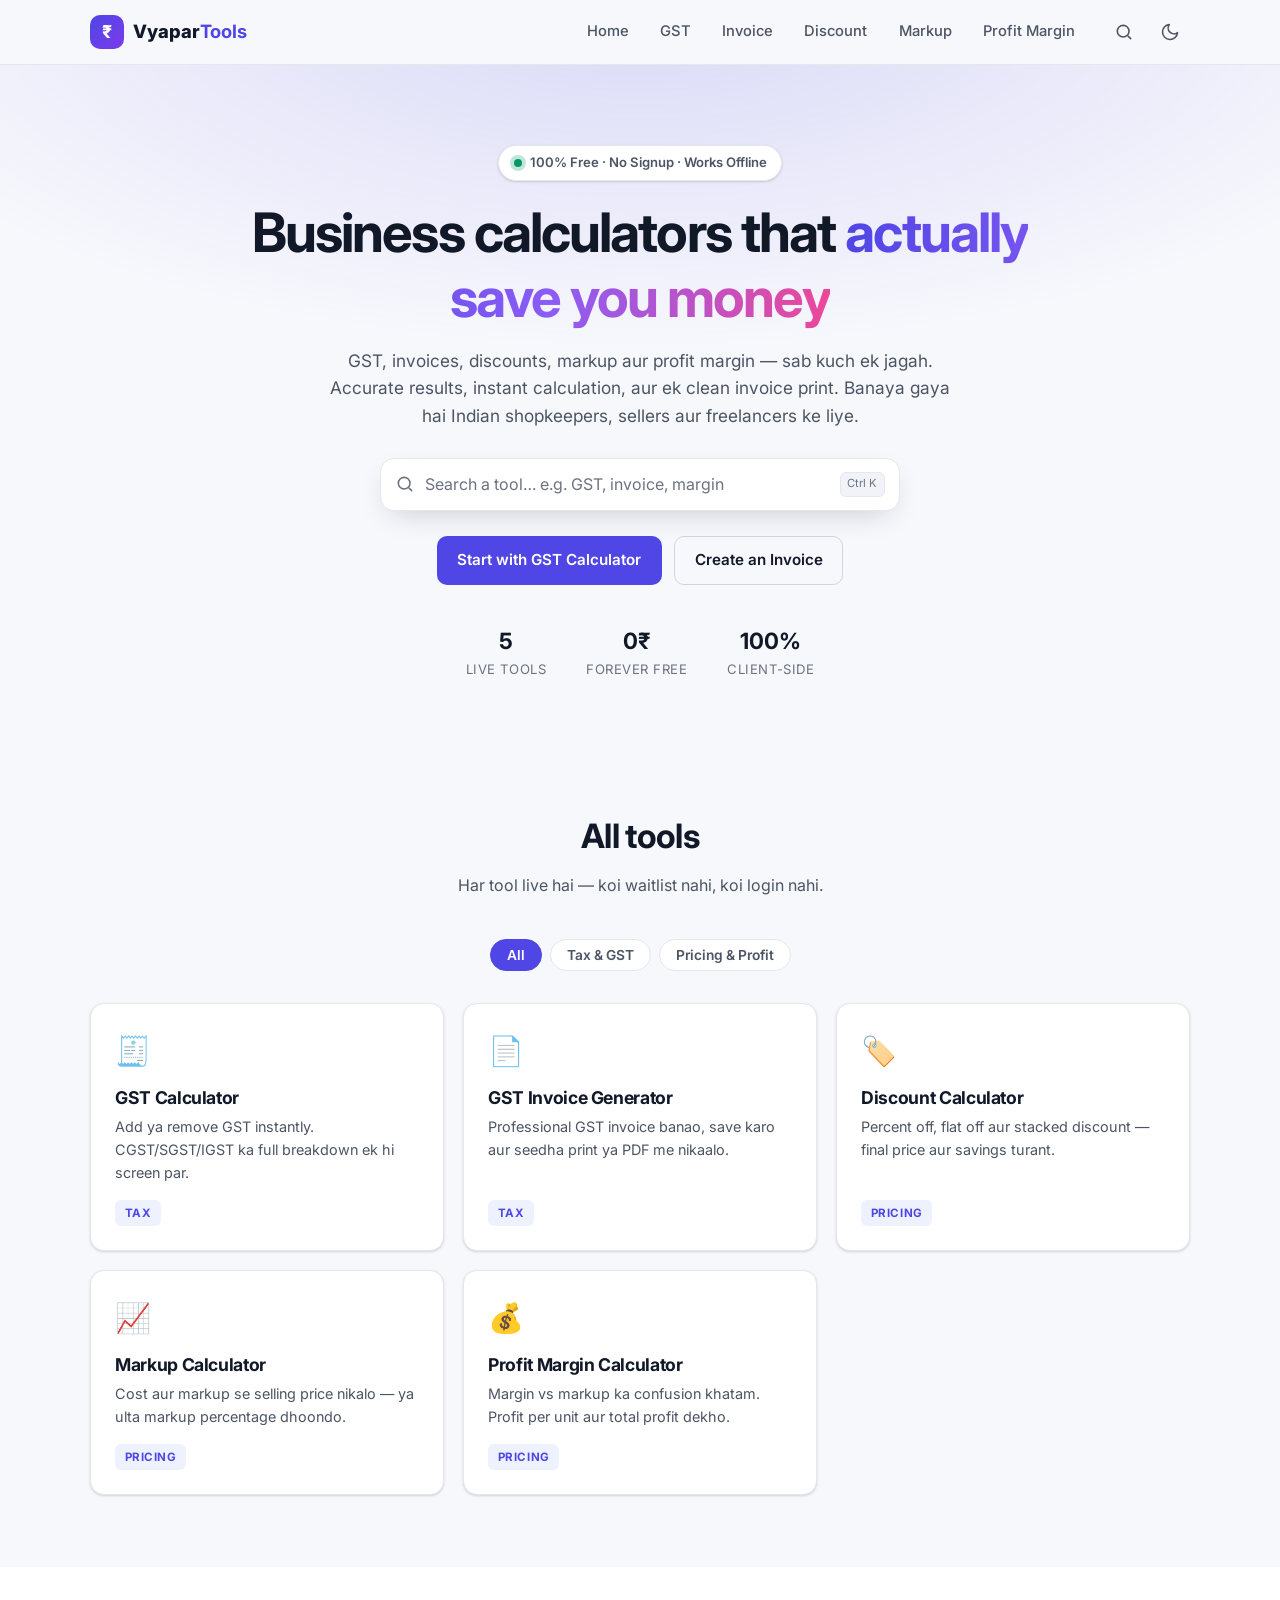
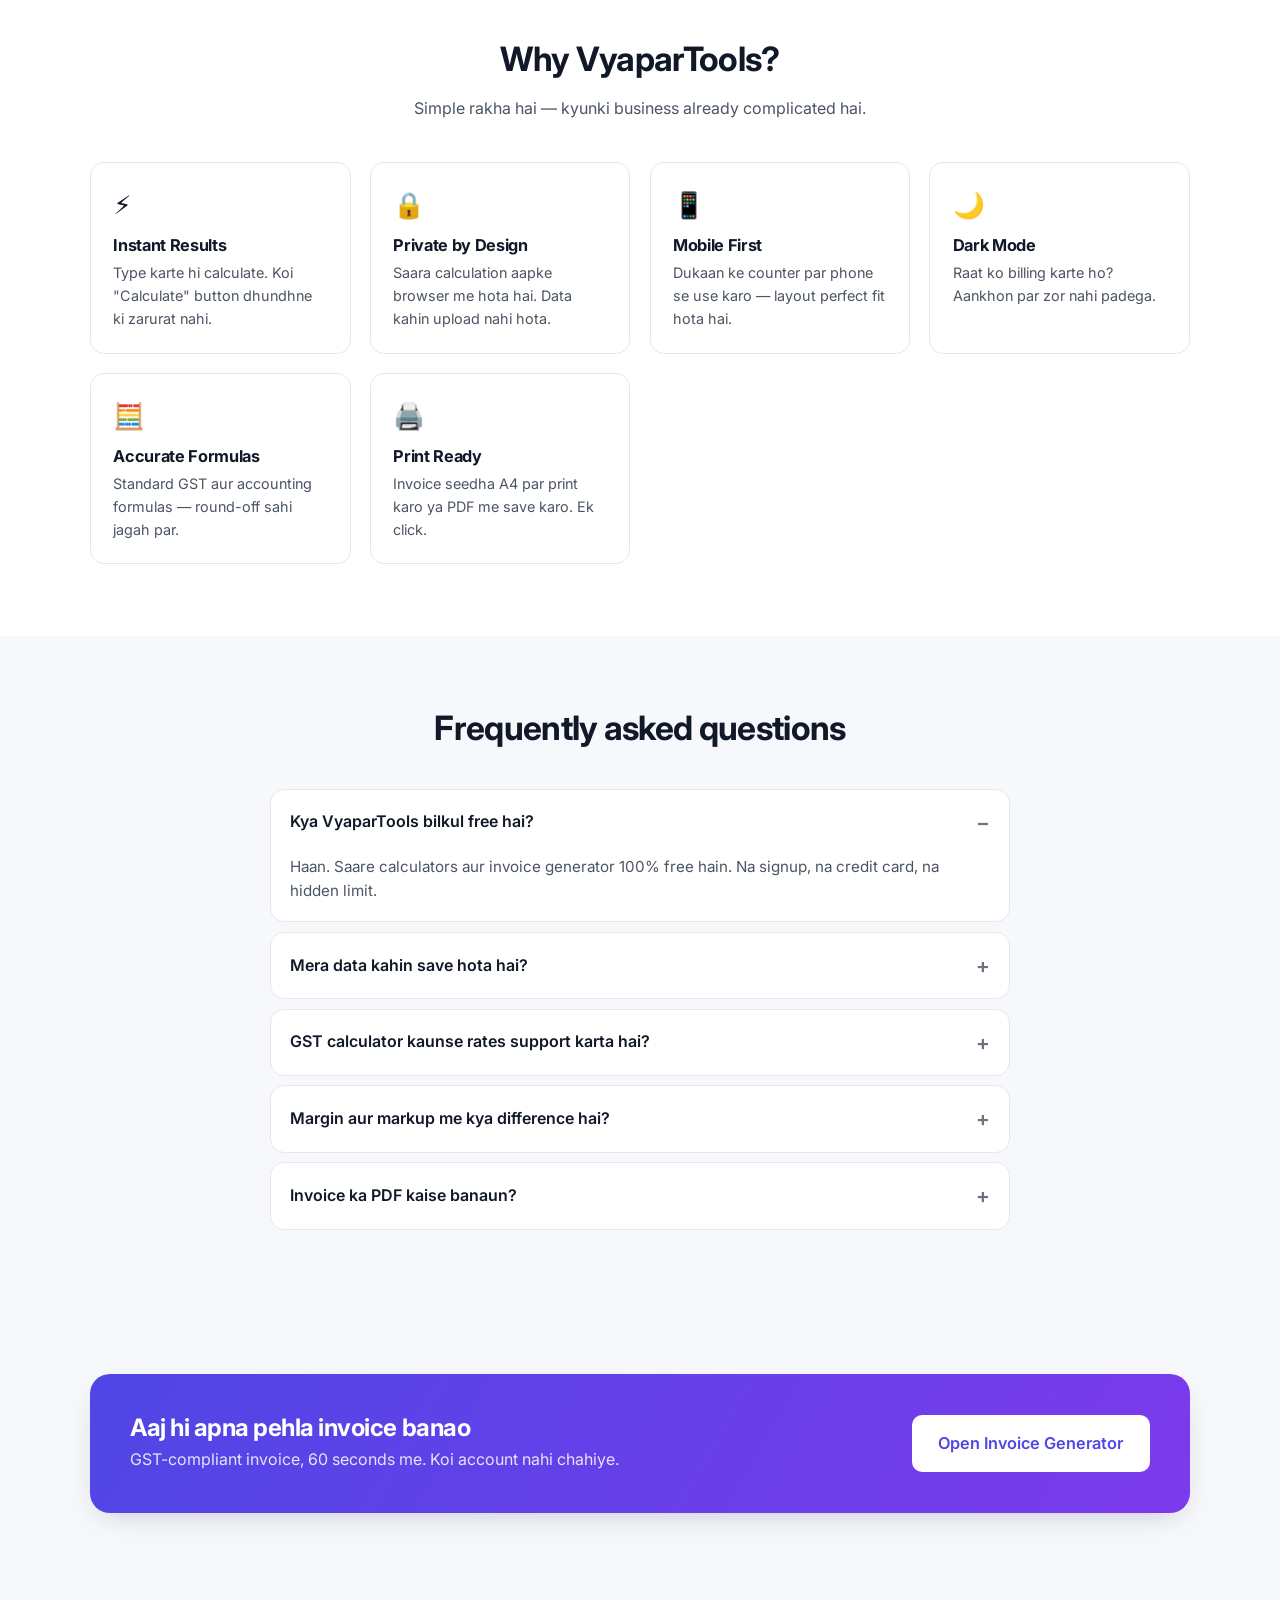
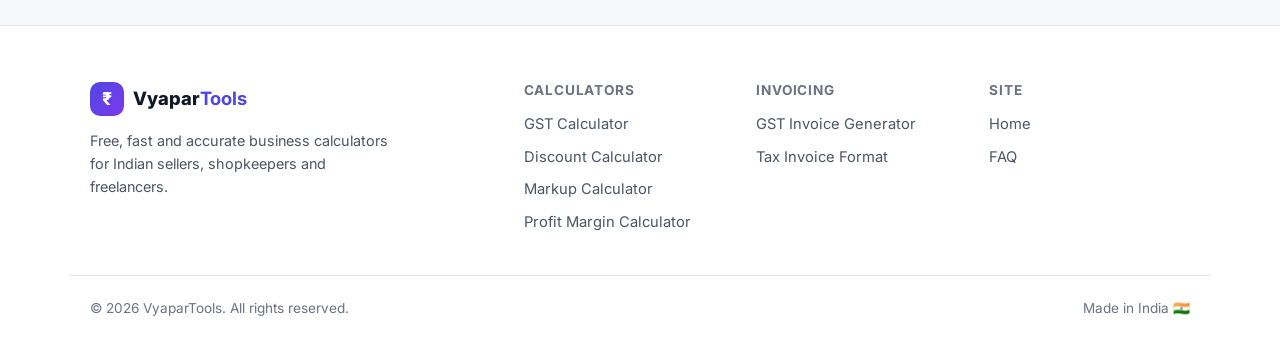
<file: index.html>
<!DOCTYPE html>
<html lang="en" data-theme="light">
<head>
<meta charset="UTF-8">
<meta name="viewport" content="width=device-width, initial-scale=1">
<title>VyaparTools — Free GST, Invoice, Discount & Profit Calculators for Indian Business</title>
<meta name="description" content="Free online business calculators for Indian shopkeepers, sellers and freelancers. GST calculator, GST invoice generator, discount calculator, markup and profit margin calculator — fast, accurate, no signup.">
<meta name="keywords" content="gst calculator, gst invoice generator, discount calculator, markup calculator, profit margin calculator, india business tools">
<meta name="robots" content="index, follow">
<link rel="canonical" href="https://vyapartools.example/index.html">
<meta name="theme-color" content="#4f46e5">

<!-- Open Graph -->
<meta property="og:type" content="website">
<meta property="og:title" content="VyaparTools — Free Business Calculators for Indian Business">
<meta property="og:description" content="GST, invoice, discount, markup and profit margin calculators. Free, fast and accurate.">
<meta property="og:url" content="https://vyapartools.example/index.html">
<meta name="twitter:card" content="summary_large_image">

<link rel="preconnect" href="https://fonts.googleapis.com">
<link rel="preconnect" href="https://fonts.gstatic.com" crossorigin>
<link href="https://fonts.googleapis.com/css2?family=Inter:wght@400;500;600;700;800&display=swap" rel="stylesheet">
<link rel="stylesheet" href="styles.css">
<link rel="icon" href="data:image/svg+xml,<svg xmlns='http://www.w3.org/2000/svg' viewBox='0 0 100 100'><rect width='100' height='100' rx='22' fill='%234f46e5'/><text y='72' x='50' text-anchor='middle' font-size='62' font-family='sans-serif' fill='white'>₹</text></svg>">

<script type="application/ld+json">
{
  "@context": "https://schema.org",
  "@type": "WebSite",
  "name": "VyaparTools",
  "url": "https://vyapartools.example/",
  "potentialAction": {
    "@type": "SearchAction",
    "target": "https://vyapartools.example/index.html?q={search_term_string}",
    "query-input": "required name=search_term_string"
  }
}
</script>
</head>
<body>

<a class="skip-link" href="#main">Skip to content</a>

<!-- ================= HEADER ================= -->
<header class="site-header" id="siteHeader">
  <div class="container header-inner">
    <a class="brand" href="index.html" aria-label="VyaparTools home">
      <span class="brand-mark" aria-hidden="true">₹</span>
      <span class="brand-text">Vyapar<strong>Tools</strong></span>
    </a>

    <nav class="nav" id="primaryNav" aria-label="Primary navigation">
      <a class="nav-link" href="index.html">Home</a>
      <a class="nav-link" href="gst-calculator.html">GST</a>
      <a class="nav-link" href="gst-invoice-generator.html">Invoice</a>
      <a class="nav-link" href="discount-calculator.html">Discount</a>
      <a class="nav-link" href="markup-calculator.html">Markup</a>
      <a class="nav-link" href="profit-margin-calculator.html">Profit Margin</a>
    </nav>

    <div class="header-actions">
      <button class="icon-btn" type="button" data-search-open aria-label="Search tools" title="Search (Ctrl + K)">
        <svg viewBox="0 0 24 24" width="20" height="20" fill="none" stroke="currentColor" stroke-width="1.9" stroke-linecap="round" stroke-linejoin="round"><circle cx="11" cy="11" r="7"/><path d="m20 20-3.2-3.2"/></svg>
      </button>

      <button class="icon-btn" type="button" data-theme-toggle aria-label="Switch theme" title="Switch theme">
        <svg class="ico ico-moon" viewBox="0 0 24 24" width="20" height="20" fill="none" stroke="currentColor" stroke-width="1.9" stroke-linecap="round" stroke-linejoin="round"><path d="M21 12.8A9 9 0 1 1 11.2 3a7 7 0 0 0 9.8 9.8Z"/></svg>
        <svg class="ico ico-sun" viewBox="0 0 24 24" width="20" height="20" fill="none" stroke="currentColor" stroke-width="1.9" stroke-linecap="round" stroke-linejoin="round"><circle cx="12" cy="12" r="4"/><path d="M12 2v2M12 20v2M4.9 4.9l1.4 1.4M17.7 17.7l1.4 1.4M2 12h2M20 12h2M4.9 19.1l1.4-1.4M17.7 6.3l1.4-1.4"/></svg>
      </button>

      <button class="icon-btn nav-toggle" type="button" data-nav-toggle aria-expanded="false" aria-controls="primaryNav" aria-label="Open menu">
        <span class="hamburger" aria-hidden="true"><span></span><span></span><span></span></span>
      </button>
    </div>
  </div>
</header>

<main id="main">

  <!-- ================= HERO ================= -->
  <section class="hero">
    <div class="container hero-inner">
      <span class="pill"><span class="dot"></span> 100% Free · No Signup · Works Offline</span>
      <h1>Business calculators that <span class="grad">actually save you money</span></h1>
      <p class="hero-sub">
        GST, invoices, discounts, markup aur profit margin — sab kuch ek jagah.
        Accurate results, instant calculation, aur ek clean invoice print. Banaya gaya hai
        Indian shopkeepers, sellers aur freelancers ke liye.
      </p>

      <div class="hero-search">
        <svg viewBox="0 0 24 24" width="20" height="20" fill="none" stroke="currentColor" stroke-width="1.9" stroke-linecap="round" stroke-linejoin="round" aria-hidden="true"><circle cx="11" cy="11" r="7"/><path d="m20 20-3.2-3.2"/></svg>
        <input id="toolSearch" type="search" placeholder="Search a tool… e.g. GST, invoice, margin" aria-label="Search tools" autocomplete="off">
        <kbd class="kbd-hint">Ctrl K</kbd>
      </div>

      <div class="hero-cta">
        <a class="btn btn-primary" href="gst-calculator.html">Start with GST Calculator</a>
        <a class="btn btn-outline" href="gst-invoice-generator.html">Create an Invoice</a>
      </div>

      <div class="hero-stats">
        <div><strong>5</strong><span>Live tools</span></div>
        <div><strong>0₹</strong><span>Forever free</span></div>
        <div><strong>100%</strong><span>Client-side</span></div>
      </div>
    </div>
  </section>

  <!-- ================= TOOLS ================= -->
  <section class="section" id="tools">
    <div class="container">
      <header class="section-head">
        <h2>All tools</h2>
        <p>Har tool live hai — koi waitlist nahi, koi login nahi.</p>
      </header>

      <div class="chips" role="tablist" aria-label="Filter tools by category">
        <button class="chip is-active" data-filter-cat="all" type="button">All</button>
        <button class="chip" data-filter-cat="Tax" type="button">Tax &amp; GST</button>
        <button class="chip" data-filter-cat="Pricing" type="button">Pricing &amp; Profit</button>
      </div>

      <div class="tool-grid" id="toolGrid">

        <a class="tool-card" href="gst-calculator.html"
           data-cat="Tax" data-title="GST Calculator"
           data-keywords="gst tax cgst sgst igst inclusive exclusive reverse tax rate">
          <span class="tool-icon" aria-hidden="true">🧾</span>
          <h3>GST Calculator</h3>
          <p>Add ya remove GST instantly. CGST/SGST/IGST ka full breakdown ek hi screen par.</p>
          <span class="tool-tag">Tax</span>
        </a>

        <a class="tool-card" href="gst-invoice-generator.html"
           data-cat="Tax" data-title="GST Invoice Generator"
           data-keywords="invoice bill gstin hsn print tax invoice generator">
          <span class="tool-icon" aria-hidden="true">📄</span>
          <h3>GST Invoice Generator</h3>
          <p>Professional GST invoice banao, save karo aur seedha print ya PDF me nikaalo.</p>
          <span class="tool-tag">Tax</span>
        </a>

        <a class="tool-card" href="discount-calculator.html"
           data-cat="Pricing" data-title="Discount Calculator"
           data-keywords="discount sale off percent mrp price reduce flat">
          <span class="tool-icon" aria-hidden="true">🏷️</span>
          <h3>Discount Calculator</h3>
          <p>Percent off, flat off aur stacked discount — final price aur savings turant.</p>
          <span class="tool-tag">Pricing</span>
        </a>

        <a class="tool-card" href="markup-calculator.html"
           data-cat="Pricing" data-title="Markup Calculator"
           data-keywords="markup cost selling price profit margin price">
          <span class="tool-icon" aria-hidden="true">📈</span>
          <h3>Markup Calculator</h3>
          <p>Cost aur markup se selling price nikalo — ya ulta markup percentage dhoondo.</p>
          <span class="tool-tag">Pricing</span>
        </a>

        <a class="tool-card" href="profit-margin-calculator.html"
           data-cat="Pricing" data-title="Profit Margin Calculator"
           data-keywords="margin profit markup cost revenue net gross">
          <span class="tool-icon" aria-hidden="true">💰</span>
          <h3>Profit Margin Calculator</h3>
          <p>Margin vs markup ka confusion khatam. Profit per unit aur total profit dekho.</p>
          <span class="tool-tag">Pricing</span>
        </a>

      </div>

      <p class="empty-state" id="toolEmpty" hidden>Koi tool nahi mila. Doosra keyword try kijiye.</p>
    </div>
  </section>

  <!-- ================= WHY ================= -->
  <section class="section section-alt">
    <div class="container">
      <header class="section-head">
        <h2>Why VyaparTools?</h2>
        <p>Simple rakha hai — kyunki business already complicated hai.</p>
      </header>

      <div class="feature-grid">
        <article class="feature">
          <span class="feature-icon" aria-hidden="true">⚡</span>
          <h3>Instant Results</h3>
          <p>Type karte hi calculate. Koi "Calculate" button dhundhne ki zarurat nahi.</p>
        </article>
        <article class="feature">
          <span class="feature-icon" aria-hidden="true">🔒</span>
          <h3>Private by Design</h3>
          <p>Saara calculation aapke browser me hota hai. Data kahin upload nahi hota.</p>
        </article>
        <article class="feature">
          <span class="feature-icon" aria-hidden="true">📱</span>
          <h3>Mobile First</h3>
          <p>Dukaan ke counter par phone se use karo — layout perfect fit hota hai.</p>
        </article>
        <article class="feature">
          <span class="feature-icon" aria-hidden="true">🌙</span>
          <h3>Dark Mode</h3>
          <p>Raat ko billing karte ho? Aankhon par zor nahi padega.</p>
        </article>
        <article class="feature">
          <span class="feature-icon" aria-hidden="true">🧮</span>
          <h3>Accurate Formulas</h3>
          <p>Standard GST aur accounting formulas — round-off sahi jagah par.</p>
        </article>
        <article class="feature">
          <span class="feature-icon" aria-hidden="true">🖨️</span>
          <h3>Print Ready</h3>
          <p>Invoice seedha A4 par print karo ya PDF me save karo. Ek click.</p>
        </article>
      </div>
    </div>
  </section>

  <!-- ================= FAQ ================= -->
  <section class="section" id="faq">
    <div class="container narrow">
      <header class="section-head">
        <h2>Frequently asked questions</h2>
      </header>

      <div class="faq" data-accordion>
        <details class="faq-item" open>
          <summary>Kya VyaparTools bilkul free hai?</summary>
          <div class="faq-body"><p>Haan. Saare calculators aur invoice generator 100% free hain. Na signup, na credit card, na hidden limit.</p></div>
        </details>
        <details class="faq-item">
          <summary>Mera data kahin save hota hai?</summary>
          <div class="faq-body"><p>Nahi. Har calculation aapke browser me hi hota hai. Invoice generator ka data aapke device ke local storage me save hota hai — server par kuch nahi jaata.</p></div>
        </details>
        <details class="faq-item">
          <summary>GST calculator kaunse rates support karta hai?</summary>
          <div class="faq-body"><p>0%, 0.25%, 3%, 5%, 12%, 18%, 28% aur custom rate bhi. Inclusive (reverse) aur exclusive dono modes available hain.</p></div>
        </details>
        <details class="faq-item">
          <summary>Margin aur markup me kya difference hai?</summary>
          <div class="faq-body"><p>Margin profit ka percentage hai <em>selling price</em> par, aur markup profit ka percentage hai <em>cost price</em> par. Dono ka apna use-case hai — hamara <a href="profit-margin-calculator.html">Profit Margin Calculator</a> dono dikhata hai.</p></div>
        </details>
        <details class="faq-item">
          <summary>Invoice ka PDF kaise banaun?</summary>
          <div class="faq-body"><p>Invoice generate karke <strong>Print</strong> button dabaiye, phir print dialog me "Save as PDF" choose kijiye. Bas.</p></div>
        </details>
      </div>
    </div>
  </section>

  <!-- ================= CTA ================= -->
  <section class="section">
    <div class="container">
      <div class="cta-band">
        <div>
          <h2>Aaj hi apna pehla invoice banao</h2>
          <p>GST-compliant invoice, 60 seconds me. Koi account nahi chahiye.</p>
        </div>
        <a class="btn btn-primary btn-lg" href="gst-invoice-generator.html">Open Invoice Generator</a>
      </div>
    </div>
  </section>

</main>

<!-- ================= FOOTER ================= -->
<footer class="site-footer">
  <div class="container footer-grid">
    <div class="footer-brand">
      <a class="brand" href="index.html">
        <span class="brand-mark" aria-hidden="true">₹</span>
        <span class="brand-text">Vyapar<strong>Tools</strong></span>
      </a>
      <p>Free, fast and accurate business calculators for Indian sellers, shopkeepers and freelancers.</p>
    </div>

    <div class="footer-col">
      <h4>Calculators</h4>
      <ul>
        <li><a href="gst-calculator.html">GST Calculator</a></li>
        <li><a href="discount-calculator.html">Discount Calculator</a></li>
        <li><a href="markup-calculator.html">Markup Calculator</a></li>
        <li><a href="profit-margin-calculator.html">Profit Margin Calculator</a></li>
      </ul>
    </div>

    <div class="footer-col">
      <h4>Invoicing</h4>
      <ul>
        <li><a href="gst-invoice-generator.html">GST Invoice Generator</a></li>
        <li><a href="gst-invoice-generator.html">Tax Invoice Format</a></li>
      </ul>
    </div>

    <div class="footer-col">
      <h4>Site</h4>
      <ul>
        <li><a href="index.html">Home</a></li>
        <li><a href="index.html#faq">FAQ</a></li>
      </ul>
    </div>
  </div>

  <div class="container footer-bottom">
    <p>© <span id="year">2025</span> VyaparTools. All rights reserved.</p>
    <p>Made in India 🇮🇳</p>
  </div>
</footer>

<script src="app.js"></script>
</body>
</html>
</file>
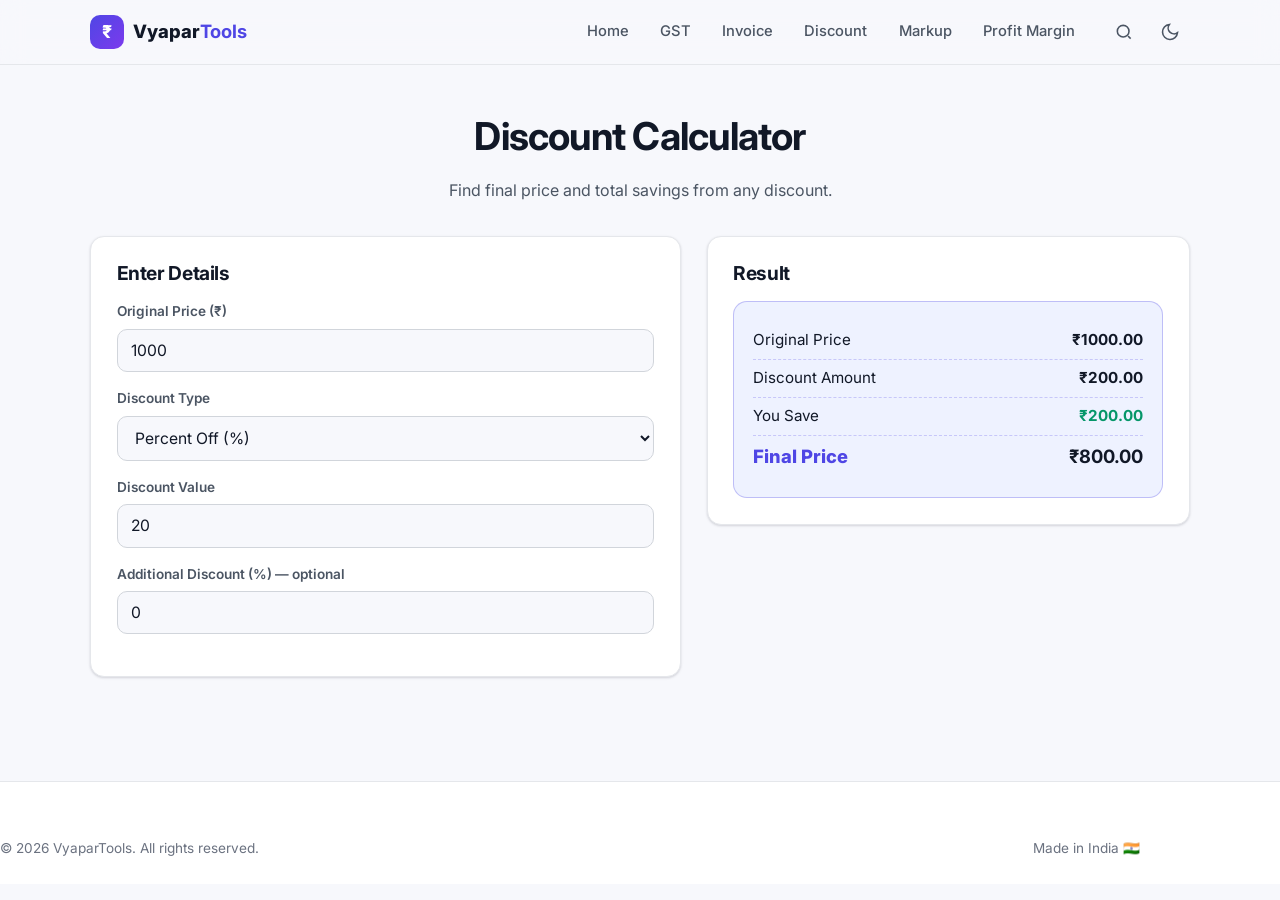
<file: discount-calculator.html>
<!DOCTYPE html>
<html lang="en" data-theme="light">
<head>
<meta charset="UTF-8">
<meta name="viewport" content="width=device-width, initial-scale=1">
<title>Discount Calculator — Percent & Flat Off | VyaparTools</title>
<meta name="description" content="Calculate discount instantly. Find final price and savings from percent off or flat discount. Free online discount calculator.">
<meta name="robots" content="index, follow">
<link rel="canonical" href="https://vyapartools.example/discount-calculator.html">
<meta name="theme-color" content="#4f46e5">
<link href="https://fonts.googleapis.com/css2?family=Inter:wght@400;500;600;700;800&display=swap" rel="stylesheet">
<link rel="stylesheet" href="styles.css">
<link rel="icon" href="data:image/svg+xml,<svg xmlns='http://www.w3.org/2000/svg' viewBox='0 0 100 100'><rect width='100' height='100' rx='22' fill='%234f46e5'/><text y='72' x='50' text-anchor='middle' font-size='62' font-family='sans-serif' fill='white'>₹</text></svg>">
</head>
<body>
<header class="site-header">
  <div class="container header-inner">
    <a class="brand" href="index.html"><span class="brand-mark">₹</span><span class="brand-text">Vyapar<strong>Tools</strong></span></a>
    <nav class="nav" id="primaryNav">
      <a class="nav-link" href="index.html">Home</a>
      <a class="nav-link" href="gst-calculator.html">GST</a>
      <a class="nav-link" href="gst-invoice-generator.html">Invoice</a>
      <a class="nav-link" href="discount-calculator.html">Discount</a>
      <a class="nav-link" href="markup-calculator.html">Markup</a>
      <a class="nav-link" href="profit-margin-calculator.html">Profit Margin</a>
    </nav>
    <div class="header-actions">
      <button class="icon-btn" type="button" data-search-open aria-label="Search"><svg viewBox="0 0 24 24" width="20" height="20" fill="none" stroke="currentColor" stroke-width="1.9"><circle cx="11" cy="11" r="7"/><path d="m20 20-3.2-3.2"/></svg></button>
      <button class="icon-btn" type="button" data-theme-toggle aria-label="Theme"><svg class="ico ico-moon" viewBox="0 0 24 24" width="20" height="20" fill="none" stroke="currentColor" stroke-width="1.9"><path d="M21 12.8A9 9 0 1 1 11.2 3a7 7 0 0 0 9.8 9.8Z"/></svg><svg class="ico ico-sun" viewBox="0 0 24 24" width="20" height="20" fill="none" stroke="currentColor" stroke-width="1.9"><circle cx="12" cy="12" r="4"/><path d="M12 2v2M12 20v2M4.9 4.9l1.4 1.4M17.7 17.7l1.4 1.4M2 12h2M20 12h2M4.9 19.1l1.4-1.4M17.7 6.3l1.4-1.4"/></svg></button>
      <button class="icon-btn nav-toggle" type="button" data-nav-toggle aria-expanded="false" aria-controls="primaryNav"><span class="hamburger"><span></span><span></span><span></span></span></button>
    </div>
  </div>
</header>

<main>
  <section class="page-head container">
    <h1>Discount Calculator</h1>
    <p>Find final price and total savings from any discount.</p>
  </section>

  <section class="container" style="padding-bottom:64px">
    <div class="calc-wrap">
      <div class="calc-card">
        <h2>Enter Details</h2>
        <div class="field"><label>Original Price (₹)</label><input id="origPrice" type="number" value="1000" min="0" step="0.01"></div>
        <div class="field">
          <label>Discount Type</label>
          <select id="discType">
            <option value="percent">Percent Off (%)</option>
            <option value="flat">Flat Off (₹)</option>
          </select>
        </div>
        <div class="field"><label>Discount Value</label><input id="discValue" type="number" value="20" min="0" step="0.01"></div>
        <div class="field"><label>Additional Discount (%) — optional</label><input id="extraDisc" type="number" value="0" min="0" max="100" step="0.01"></div>
      </div>
      <div class="calc-card">
        <h2>Result</h2>
        <div class="result-box">
          <div class="result-row"><span>Original Price</span><strong id="dOrig">₹0.00</strong></div>
          <div class="result-row"><span>Discount Amount</span><strong id="dDisc">₹0.00</strong></div>
          <div class="result-row"><span>You Save</span><strong id="dSave" style="color:var(--success)">₹0.00</strong></div>
          <div class="result-row result-total"><span>Final Price</span><strong id="dFinal">₹0.00</strong></div>
        </div>
      </div>
    </div>
  </section>
</main>

<footer class="site-footer">
  <div class="container footer-bottom" style="border:0;margin:0;padding:0">
    <p>© <span id="year">2025</span> VyaparTools. All rights reserved.</p>
    <p>Made in India 🇮🇳</p>
  </div>
</footer>

<script src="app.js"></script>
<script>
(function(){
  const orig = document.getElementById('origPrice');
  const type = document.getElementById('discType');
  const val = document.getElementById('discValue');
  const extra = document.getElementById('extraDisc');
  const dOrig = document.getElementById('dOrig');
  const dDisc = document.getElementById('dDisc');
  const dSave = document.getElementById('dSave');
  const dFinal = document.getElementById('dFinal');

  function fmt(n){ return '₹' + n.toFixed(2); }

  function calc(){
    const o = parseFloat(orig.value) || 0;
    const v = parseFloat(val.value) || 0;
    const e = parseFloat(extra.value) || 0;
    let discount = 0;
    if(type.value === 'percent') discount = o * v / 100;
    else discount = v;

    let afterFirst = o - discount;
    if(afterFirst < 0) afterFirst = 0;

    const extraAmt = afterFirst * e / 100;
    const final = afterFirst - extraAmt;
    const totalSave = o - final;

    dOrig.textContent = fmt(o);
    dDisc.textContent = fmt(discount + extraAmt);
    dSave.textContent = fmt(totalSave);
    dFinal.textContent = fmt(final);
  }

  [orig, val, extra].forEach(el => el.addEventListener('input', calc));
  type.addEventListener('change', calc);
  calc();
})();
</script>
</body>
</html>
</file>
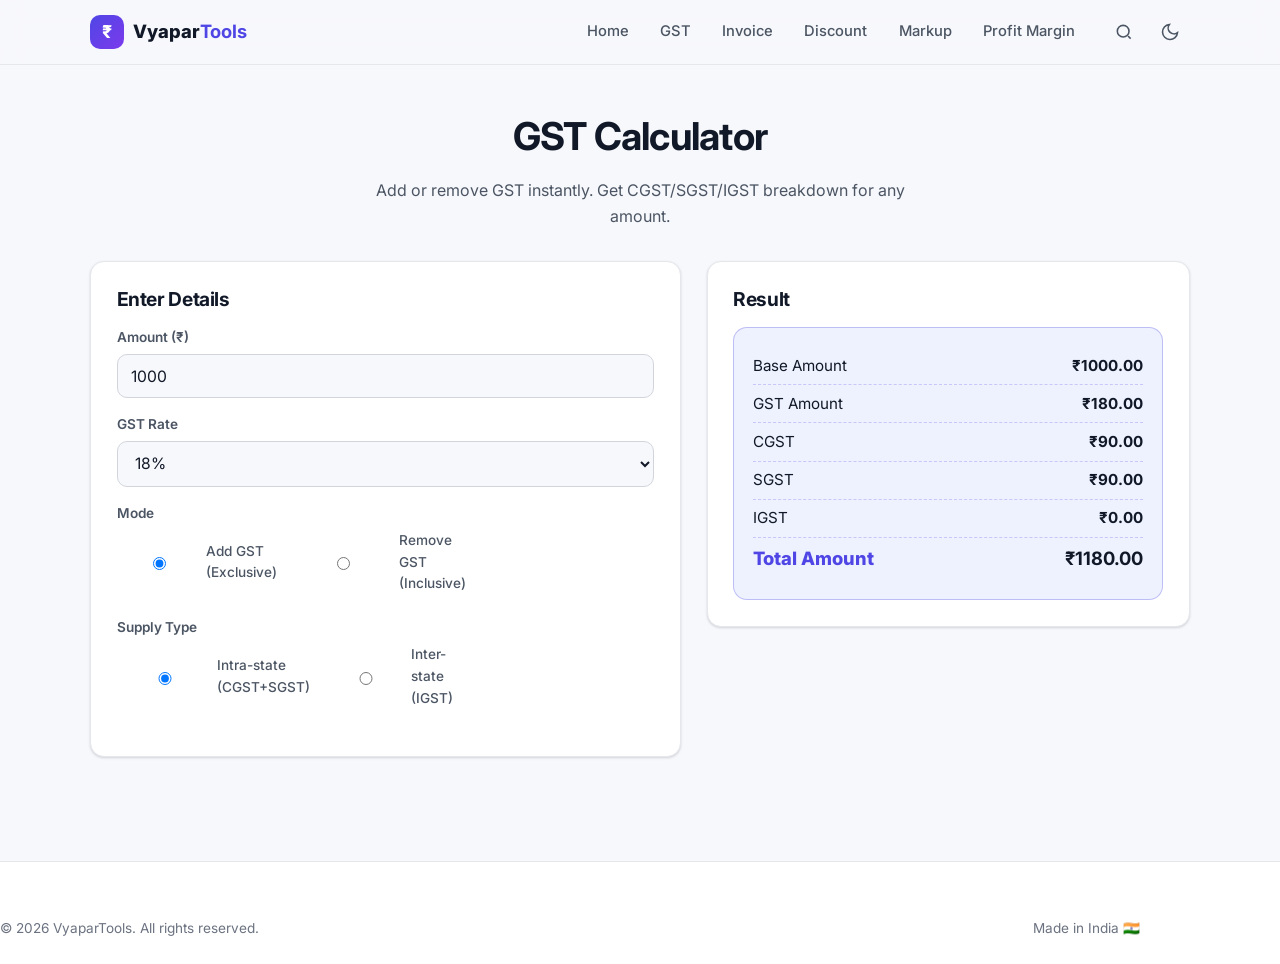
<file: gst-calculator.html>
<!DOCTYPE html>
<html lang="en" data-theme="light">
<head>
<meta charset="UTF-8">
<meta name="viewport" content="width=device-width, initial-scale=1">
<title>GST Calculator — Add or Remove GST Instantly | VyaparTools</title>
<meta name="description" content="Free GST calculator for India. Add or remove GST, get CGST/SGST/IGST breakdown instantly. Supports 0%, 0.25%, 3%, 5%, 12%, 18%, 28% and custom rates.">
<meta name="robots" content="index, follow">
<link rel="canonical" href="https://vyapartools.example/gst-calculator.html">
<meta name="theme-color" content="#4f46e5">
<link href="https://fonts.googleapis.com/css2?family=Inter:wght@400;500;600;700;800&display=swap" rel="stylesheet">
<link rel="stylesheet" href="styles.css">
<link rel="icon" href="data:image/svg+xml,<svg xmlns='http://www.w3.org/2000/svg' viewBox='0 0 100 100'><rect width='100' height='100' rx='22' fill='%234f46e5'/><text y='72' x='50' text-anchor='middle' font-size='62' font-family='sans-serif' fill='white'>₹</text></svg>">
</head>
<body>
<header class="site-header">
  <div class="container header-inner">
    <a class="brand" href="index.html"><span class="brand-mark">₹</span><span class="brand-text">Vyapar<strong>Tools</strong></span></a>
    <nav class="nav" id="primaryNav">
      <a class="nav-link" href="index.html">Home</a>
      <a class="nav-link" href="gst-calculator.html">GST</a>
      <a class="nav-link" href="gst-invoice-generator.html">Invoice</a>
      <a class="nav-link" href="discount-calculator.html">Discount</a>
      <a class="nav-link" href="markup-calculator.html">Markup</a>
      <a class="nav-link" href="profit-margin-calculator.html">Profit Margin</a>
    </nav>
    <div class="header-actions">
      <button class="icon-btn" type="button" data-search-open aria-label="Search"><svg viewBox="0 0 24 24" width="20" height="20" fill="none" stroke="currentColor" stroke-width="1.9"><circle cx="11" cy="11" r="7"/><path d="m20 20-3.2-3.2"/></svg></button>
      <button class="icon-btn" type="button" data-theme-toggle aria-label="Theme"><svg class="ico ico-moon" viewBox="0 0 24 24" width="20" height="20" fill="none" stroke="currentColor" stroke-width="1.9"><path d="M21 12.8A9 9 0 1 1 11.2 3a7 7 0 0 0 9.8 9.8Z"/></svg><svg class="ico ico-sun" viewBox="0 0 24 24" width="20" height="20" fill="none" stroke="currentColor" stroke-width="1.9"><circle cx="12" cy="12" r="4"/><path d="M12 2v2M12 20v2M4.9 4.9l1.4 1.4M17.7 17.7l1.4 1.4M2 12h2M20 12h2M4.9 19.1l1.4-1.4M17.7 6.3l1.4-1.4"/></svg></button>
      <button class="icon-btn nav-toggle" type="button" data-nav-toggle aria-expanded="false" aria-controls="primaryNav"><span class="hamburger"><span></span><span></span><span></span></span></button>
    </div>
  </div>
</header>

<main>
  <section class="page-head container">
    <h1>GST Calculator</h1>
    <p>Add or remove GST instantly. Get CGST/SGST/IGST breakdown for any amount.</p>
  </section>

  <section class="container" style="padding-bottom:64px">
    <div class="calc-wrap">
      <div class="calc-card">
        <h2>Enter Details</h2>
        <div class="field">
          <label for="gstAmount">Amount (₹)</label>
          <input id="gstAmount" type="number" min="0" step="0.01" placeholder="1000" value="1000">
        </div>
        <div class="field">
          <label for="gstRate">GST Rate</label>
          <select id="gstRate">
            <option value="0">0%</option>
            <option value="0.25">0.25%</option>
            <option value="3">3%</option>
            <option value="5">5%</option>
            <option value="12">12%</option>
            <option value="18" selected>18%</option>
            <option value="28">28%</option>
            <option value="custom">Custom…</option>
          </select>
        </div>
        <div class="field" id="customRateWrap" hidden>
          <label for="customRate">Custom GST Rate (%)</label>
          <input id="customRate" type="number" min="0" step="0.01" placeholder="e.g. 6">
        </div>
        <div class="field">
          <label>Mode</label>
          <div style="display:flex;gap:1rem;margin-top:.3rem">
            <label style="display:flex;align-items:center;gap:.4rem;font-weight:500"><input type="radio" name="gstMode" value="exclusive" checked> Add GST (Exclusive)</label>
            <label style="display:flex;align-items:center;gap:.4rem;font-weight:500"><input type="radio" name="gstMode" value="inclusive"> Remove GST (Inclusive)</label>
          </div>
        </div>
        <div class="field">
          <label>Supply Type</label>
          <div style="display:flex;gap:1rem;margin-top:.3rem">
            <label style="display:flex;align-items:center;gap:.4rem;font-weight:500"><input type="radio" name="gstType" value="intra" checked> Intra-state (CGST+SGST)</label>
            <label style="display:flex;align-items:center;gap:.4rem;font-weight:500"><input type="radio" name="gstType" value="inter"> Inter-state (IGST)</label>
          </div>
        </div>
      </div>

      <div class="calc-card">
        <h2>Result</h2>
        <div class="result-box" id="gstResult">
          <div class="result-row"><span>Base Amount</span><strong id="rBase">₹0.00</strong></div>
          <div class="result-row"><span>GST Amount</span><strong id="rGst">₹0.00</strong></div>
          <div class="result-row" id="cgstRow"><span>CGST</span><strong id="rCgst">₹0.00</strong></div>
          <div class="result-row" id="sgstRow"><span>SGST</span><strong id="rSgst">₹0.00</strong></div>
          <div class="result-row" id="igstRow" hidden><span>IGST</span><strong id="rIgst">₹0.00</strong></div>
          <div class="result-row result-total"><span>Total Amount</span><strong id="rTotal">₹0.00</strong></div>
        </div>
      </div>
    </div>
  </section>
</main>

<footer class="site-footer">
  <div class="container footer-bottom" style="border:0;margin:0;padding:0">
    <p>© <span id="year">2025</span> VyaparTools. All rights reserved.</p>
    <p>Made in India 🇮🇳</p>
  </div>
</footer>

<script src="app.js"></script>
<script>
(function(){
  const amount = document.getElementById('gstAmount');
  const rateSel = document.getElementById('gstRate');
  const customWrap = document.getElementById('customRateWrap');
  const customRate = document.getElementById('customRate');
  const modeRadios = document.getElementsByName('gstMode');
  const typeRadios = document.getElementsByName('gstType');
  const rBase = document.getElementById('rBase');
  const rGst = document.getElementById('rGst');
  const rCgst = document.getElementById('rCgst');
  const rSgst = document.getElementById('rSgst');
  const rIgst = document.getElementById('rIgst');
  const rTotal = document.getElementById('rTotal');
  const cgstRow = document.getElementById('cgstRow');
  const sgstRow = document.getElementById('sgstRow');
  const igstRow = document.getElementById('igstRow');

  function getRate(){
    if(rateSel.value === 'custom') return parseFloat(customRate.value) || 0;
    return parseFloat(rateSel.value) || 0;
  }

  function fmt(n){ return '₹' + n.toFixed(2); }

  function calc(){
    const amt = parseFloat(amount.value) || 0;
    const rate = getRate();
    const mode = document.querySelector('input[name="gstMode"]:checked').value;
    const type = document.querySelector('input[name="gstType"]:checked').value;

    let base, gst, total;
    if(mode === 'exclusive'){
      base = amt;
      gst = amt * rate / 100;
      total = base + gst;
    } else {
      total = amt;
      base = amt / (1 + rate/100);
      gst = total - base;
    }

    rBase.textContent = fmt(base);
    rGst.textContent = fmt(gst);
    rTotal.textContent = fmt(total);

    if(type === 'intra'){
      cgstRow.hidden = false; sgstRow.hidden = false; igstRow.hidden = true;
      rCgst.textContent = fmt(gst/2);
      rSgst.textContent = fmt(gst/2);
    } else {
      cgstRow.hidden = true; sgstRow.hidden = true; igstRow.hidden = false;
      rIgst.textContent = fmt(gst);
    }
  }

  rateSel.addEventListener('change', () => {
    customWrap.hidden = rateSel.value !== 'custom';
    calc();
  });
  amount.addEventListener('input', calc);
  customRate.addEventListener('input', calc);
  modeRadios.forEach(r => r.addEventListener('change', calc));
  typeRadios.forEach(r => r.addEventListener('change', calc));
  calc();
})();
</script>
</body>
</html>
</file>
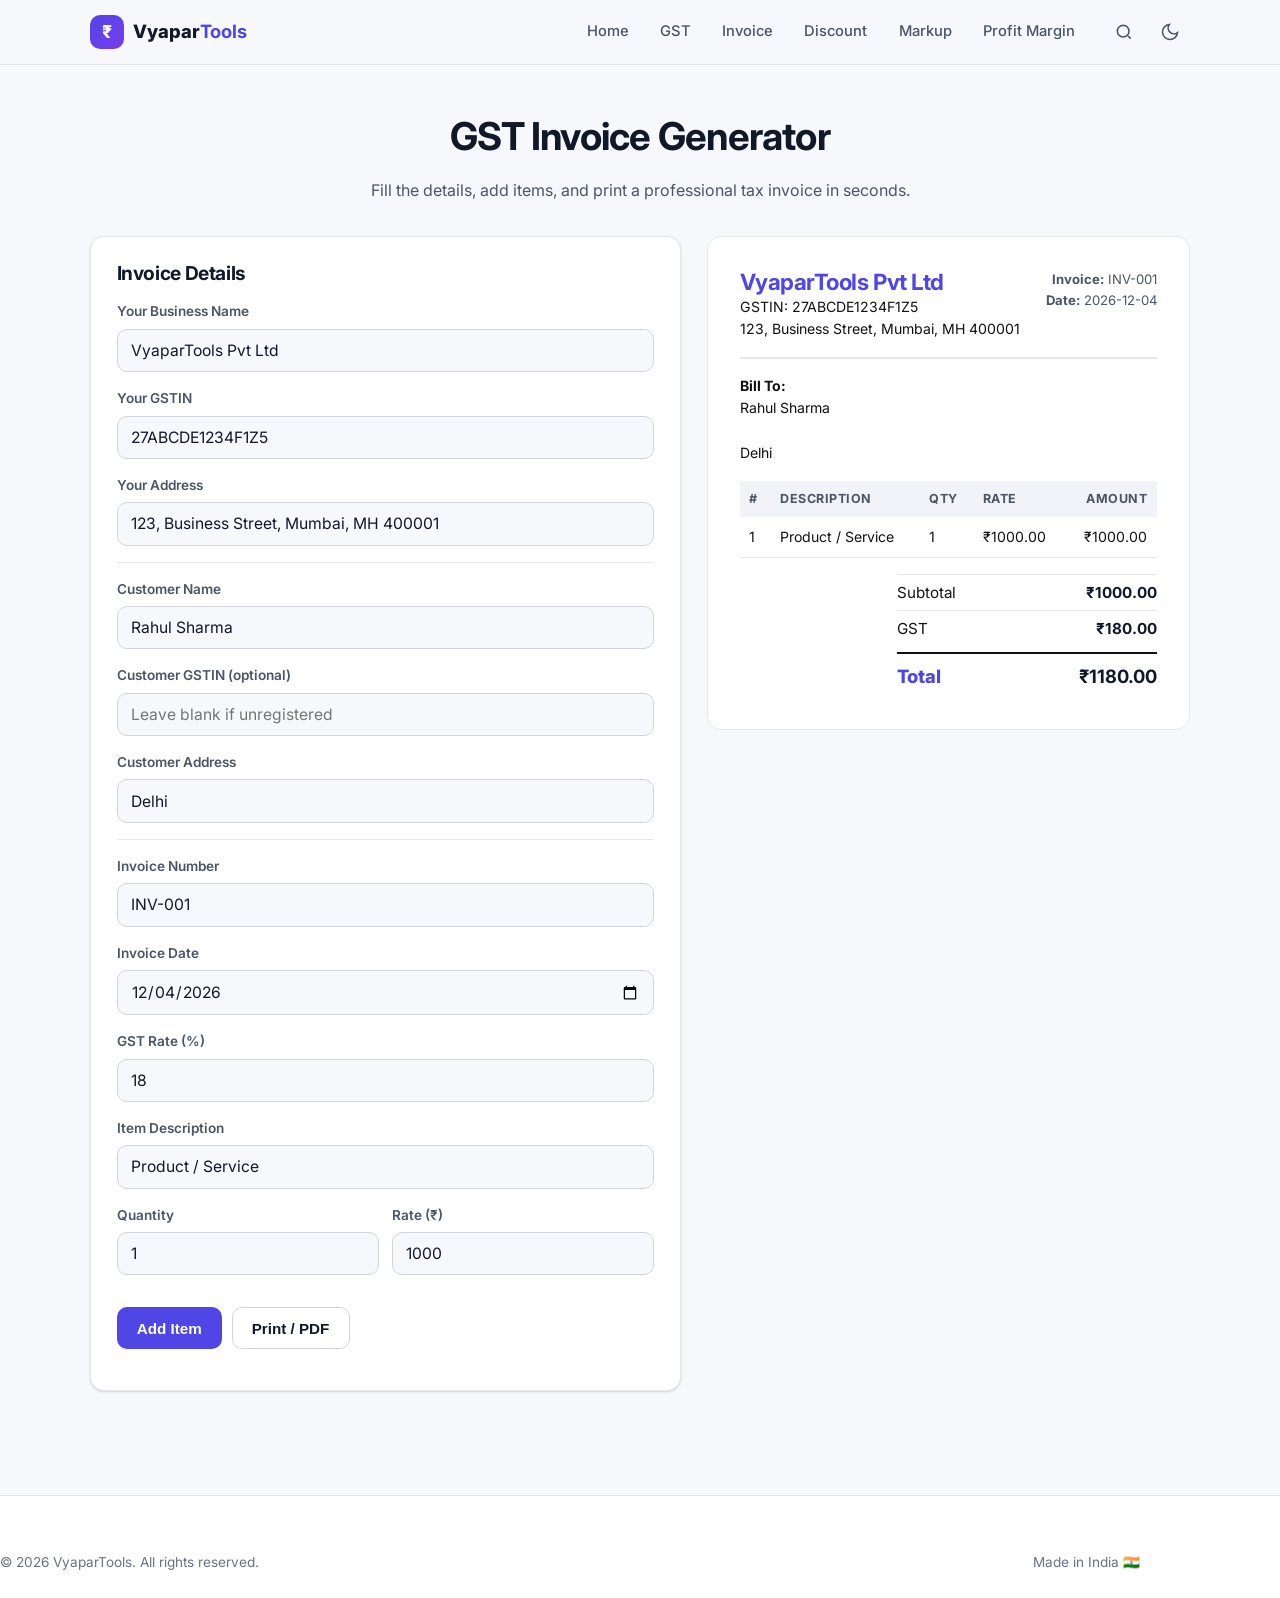
<file: gst-invoice-generator.html>
<!DOCTYPE html>
<html lang="en" data-theme="light">
<head>
<meta charset="UTF-8">
<meta name="viewport" content="width=device-width, initial-scale=1">
<title>GST Invoice Generator — Free Tax Invoice Maker | VyaparTools</title>
<meta name="description" content="Create professional GST invoices online for free. Add items, GST rates, print or save as PDF. No signup required.">
<meta name="robots" content="index, follow">
<link rel="canonical" href="https://vyapartools.example/gst-invoice-generator.html">
<meta name="theme-color" content="#4f46e5">
<link href="https://fonts.googleapis.com/css2?family=Inter:wght@400;500;600;700;800&display=swap" rel="stylesheet">
<link rel="stylesheet" href="styles.css">
<link rel="icon" href="data:image/svg+xml,<svg xmlns='http://www.w3.org/2000/svg' viewBox='0 0 100 100'><rect width='100' height='100' rx='22' fill='%234f46e5'/><text y='72' x='50' text-anchor='middle' font-size='62' font-family='sans-serif' fill='white'>₹</text></svg>">
</head>
<body>
<header class="site-header">
  <div class="container header-inner">
    <a class="brand" href="index.html"><span class="brand-mark">₹</span><span class="brand-text">Vyapar<strong>Tools</strong></span></a>
    <nav class="nav" id="primaryNav">
      <a class="nav-link" href="index.html">Home</a>
      <a class="nav-link" href="gst-calculator.html">GST</a>
      <a class="nav-link" href="gst-invoice-generator.html">Invoice</a>
      <a class="nav-link" href="discount-calculator.html">Discount</a>
      <a class="nav-link" href="markup-calculator.html">Markup</a>
      <a class="nav-link" href="profit-margin-calculator.html">Profit Margin</a>
    </nav>
    <div class="header-actions">
      <button class="icon-btn" type="button" data-search-open aria-label="Search"><svg viewBox="0 0 24 24" width="20" height="20" fill="none" stroke="currentColor" stroke-width="1.9"><circle cx="11" cy="11" r="7"/><path d="m20 20-3.2-3.2"/></svg></button>
      <button class="icon-btn" type="button" data-theme-toggle aria-label="Theme"><svg class="ico ico-moon" viewBox="0 0 24 24" width="20" height="20" fill="none" stroke="currentColor" stroke-width="1.9"><path d="M21 12.8A9 9 0 1 1 11.2 3a7 7 0 0 0 9.8 9.8Z"/></svg><svg class="ico ico-sun" viewBox="0 0 24 24" width="20" height="20" fill="none" stroke="currentColor" stroke-width="1.9"><circle cx="12" cy="12" r="4"/><path d="M12 2v2M12 20v2M4.9 4.9l1.4 1.4M17.7 17.7l1.4 1.4M2 12h2M20 12h2M4.9 19.1l1.4-1.4M17.7 6.3l1.4-1.4"/></svg></button>
      <button class="icon-btn nav-toggle" type="button" data-nav-toggle aria-expanded="false" aria-controls="primaryNav"><span class="hamburger"><span></span><span></span><span></span></span></button>
    </div>
  </div>
</header>

<main>
  <section class="page-head container">
    <h1>GST Invoice Generator</h1>
    <p>Fill the details, add items, and print a professional tax invoice in seconds.</p>
  </section>

  <section class="container" style="padding-bottom:64px">
    <div class="calc-wrap">
      <div class="calc-card no-print">
        <h2>Invoice Details</h2>
        <div class="field"><label>Your Business Name</label><input id="bizName" value="VyaparTools Pvt Ltd"></div>
        <div class="field"><label>Your GSTIN</label><input id="bizGstin" value="27ABCDE1234F1Z5"></div>
        <div class="field"><label>Your Address</label><input id="bizAddress" value="123, Business Street, Mumbai, MH 400001"></div>
        <hr style="border:0;border-top:1px solid var(--border);margin:1rem 0">
        <div class="field"><label>Customer Name</label><input id="custName" value="Rahul Sharma"></div>
        <div class="field"><label>Customer GSTIN (optional)</label><input id="custGstin" placeholder="Leave blank if unregistered"></div>
        <div class="field"><label>Customer Address</label><input id="custAddress" value="Delhi"></div>
        <hr style="border:0;border-top:1px solid var(--border);margin:1rem 0">
        <div class="field"><label>Invoice Number</label><input id="invNo" value="INV-001"></div>
        <div class="field"><label>Invoice Date</label><input id="invDate" type="date"></div>
        <div class="field"><label>GST Rate (%)</label><input id="invGstRate" type="number" value="18" step="0.01"></div>
        <div class="field"><label>Item Description</label><input id="itemDesc" value="Product / Service"></div>
        <div class="field-row">
          <div class="field"><label>Quantity</label><input id="itemQty" type="number" value="1" min="1"></div>
          <div class="field"><label>Rate (₹)</label><input id="itemRate" type="number" value="1000" step="0.01"></div>
        </div>
        <div style="display:flex;gap:.6rem;margin-top:1rem">
          <button class="btn btn-primary" id="addItem" type="button">Add Item</button>
          <button class="btn btn-outline" id="printInv" type="button">Print / PDF</button>
        </div>
        <div id="itemsList" style="margin-top:1rem"></div>
      </div>

      <div class="invoice-preview" id="invoicePreview">
        <div class="inv-head">
          <div>
            <h2 id="pBizName">VyaparTools Pvt Ltd</h2>
            <div id="pBizGstin">GSTIN: 27ABCDE1234F1Z5</div>
            <div id="pBizAddress">123, Business Street, Mumbai, MH 400001</div>
          </div>
          <div class="inv-meta">
            <div><strong>Invoice:</strong> <span id="pInvNo">INV-001</span></div>
            <div><strong>Date:</strong> <span id="pInvDate">—</span></div>
          </div>
        </div>
        <div style="margin-bottom:1rem">
          <strong>Bill To:</strong><br>
          <span id="pCustName">Rahul Sharma</span><br>
          <span id="pCustGstin"></span><br>
          <span id="pCustAddress">Delhi</span>
        </div>
        <table class="inv-table">
          <thead><tr><th>#</th><th>Description</th><th>Qty</th><th>Rate</th><th>Amount</th></tr></thead>
          <tbody id="pItems"></tbody>
        </table>
        <div class="inv-totals">
          <div class="result-row"><span>Subtotal</span><strong id="pSubtotal">₹0.00</strong></div>
          <div class="result-row"><span>GST</span><strong id="pGst">₹0.00</strong></div>
          <div class="result-row result-total"><span>Total</span><strong id="pTotal">₹0.00</strong></div>
        </div>
      </div>
    </div>
  </section>
</main>

<footer class="site-footer">
  <div class="container footer-bottom" style="border:0;margin:0;padding:0">
    <p>© <span id="year">2025</span> VyaparTools. All rights reserved.</p>
    <p>Made in India 🇮🇳</p>
  </div>
</footer>

<script src="app.js"></script>
<script>
(function(){
  const items = [];
  const $ = id => document.getElementById(id);

  function fmt(n){ return '₹' + n.toFixed(2); }

  function render(){
    const tbody = $('pItems');
    tbody.innerHTML = '';
    let subtotal = 0;
    items.forEach((it, i) => {
      const amt = it.qty * it.rate;
      subtotal += amt;
      const tr = document.createElement('tr');
      tr.innerHTML = `<td>${i+1}</td><td>${it.desc}</td><td>${it.qty}</td><td>${fmt(it.rate)}</td><td>${fmt(amt)}</td>`;
      tbody.appendChild(tr);
    });
    const rate = parseFloat($('invGstRate').value) || 0;
    const gst = subtotal * rate / 100;
    const total = subtotal + gst;
    $('pSubtotal').textContent = fmt(subtotal);
    $('pGst').textContent = fmt(gst);
    $('pTotal').textContent = fmt(total);
  }

  function syncHeader(){
    $('pBizName').textContent = $('bizName').value;
    $('pBizGstin').textContent = 'GSTIN: ' + $('bizGstin').value;
    $('pBizAddress').textContent = $('bizAddress').value;
    $('pCustName').textContent = $('custName').value;
    $('pCustGstin').textContent = $('custGstin').value ? 'GSTIN: ' + $('custGstin').value : '';
    $('pCustAddress').textContent = $('custAddress').value;
    $('pInvNo').textContent = $('invNo').value;
    $('pInvDate').textContent = $('invDate').value || '—';
  }

  // Set today's date
  const today = new Date().toISOString().split('T')[0];
  $('invDate').value = today;

  $('addItem').addEventListener('click', () => {
    const desc = $('itemDesc').value.trim() || 'Item';
    const qty = parseFloat($('itemQty').value) || 1;
    const rate = parseFloat($('itemRate').value) || 0;
    items.push({ desc, qty, rate });
    render();
  });

  $('printInv').addEventListener('click', () => {
    syncHeader();
    render();
    window.print();
  });

  ['bizName','bizGstin','bizAddress','custName','custGstin','custAddress','invNo','invDate'].forEach(id => {
    $(id).addEventListener('input', syncHeader);
  });
  $('invGstRate').addEventListener('input', render);

  // Add a default item
  items.push({ desc: 'Product / Service', qty: 1, rate: 1000 });
  render();
  syncHeader();
})();
</script>
</body>
</html>
</file>
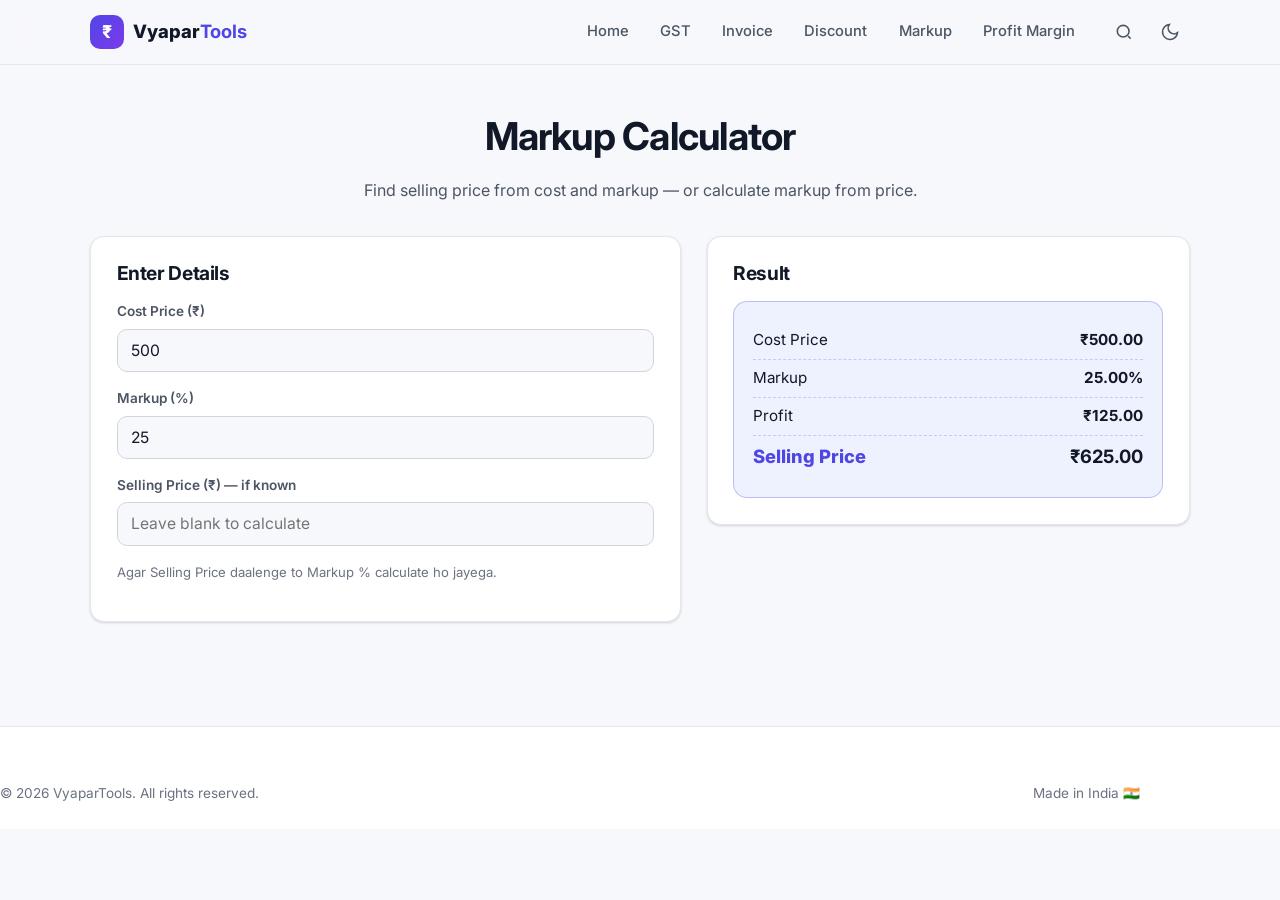
<file: markup-calculator.html>
<!DOCTYPE html>
<html lang="en" data-theme="light">
<head>
<meta charset="UTF-8">
<meta name="viewport" content="width=device-width, initial-scale=1">
<title>Markup Calculator — Cost to Selling Price | VyaparTools</title>
<meta name="description" content="Calculate selling price from cost and markup, or find markup percentage. Free online markup calculator for business.">
<meta name="robots" content="index, follow">
<link rel="canonical" href="https://realtool1.github.io/vyapartools/markup-calculator.html">
<meta name="theme-color" content="#4f46e5">
<link href="https://fonts.googleapis.com/css2?family=Inter:wght@400;500;600;700;800&display=swap" rel="stylesheet">
<link rel="stylesheet" href="styles.css">
<link rel="icon" href="data:image/svg+xml,<svg xmlns='http://www.w3.org/2000/svg' viewBox='0 0 100 100'><rect width='100' height='100' rx='22' fill='%234f46e5'/><text y='72' x='50' text-anchor='middle' font-size='62' font-family='sans-serif' fill='white'>₹</text></svg>">
</head>
<body>
<header class="site-header">
  <div class="container header-inner">
    <a class="brand" href="index.html"><span class="brand-mark">₹</span><span class="brand-text">Vyapar<strong>Tools</strong></span></a>
    <nav class="nav" id="primaryNav">
      <a class="nav-link" href="index.html">Home</a>
      <a class="nav-link" href="gst-calculator.html">GST</a>
      <a class="nav-link" href="gst-invoice-generator.html">Invoice</a>
      <a class="nav-link" href="discount-calculator.html">Discount</a>
      <a class="nav-link" href="markup-calculator.html">Markup</a>
      <a class="nav-link" href="profit-margin-calculator.html">Profit Margin</a>
    </nav>
    <div class="header-actions">
      <button class="icon-btn" type="button" data-search-open aria-label="Search"><svg viewBox="0 0 24 24" width="20" height="20" fill="none" stroke="currentColor" stroke-width="1.9"><circle cx="11" cy="11" r="7"/><path d="m20 20-3.2-3.2"/></svg></button>
      <button class="icon-btn" type="button" data-theme-toggle aria-label="Theme"><svg class="ico ico-moon" viewBox="0 0 24 24" width="20" height="20" fill="none" stroke="currentColor" stroke-width="1.9"><path d="M21 12.8A9 9 0 1 1 11.2 3a7 7 0 0 0 9.8 9.8Z"/></svg><svg class="ico ico-sun" viewBox="0 0 24 24" width="20" height="20" fill="none" stroke="currentColor" stroke-width="1.9"><circle cx="12" cy="12" r="4"/><path d="M12 2v2M12 20v2M4.9 4.9l1.4 1.4M17.7 17.7l1.4 1.4M2 12h2M20 12h2M4.9 19.1l1.4-1.4M17.7 6.3l1.4-1.4"/></svg></button>
      <button class="icon-btn nav-toggle" type="button" data-nav-toggle aria-expanded="false" aria-controls="primaryNav"><span class="hamburger"><span></span><span></span><span></span></span></button>
    </div>
  </div>
</header>

<main>
  <section class="page-head container">
    <h1>Markup Calculator</h1>
    <p>Find selling price from cost and markup — or calculate markup from price.</p>
  </section>

  <section class="container" style="padding-bottom:64px">
    <div class="calc-wrap">
      <div class="calc-card">
        <h2>Enter Details</h2>
        <div class="field"><label>Cost Price (₹)</label><input id="mCost" type="number" value="500" min="0" step="0.01"></div>
        <div class="field"><label>Markup (%)</label><input id="mMarkup" type="number" value="25" min="0" step="0.01"></div>
        <div class="field"><label>Selling Price (₹) — if known</label><input id="mSell" type="number" placeholder="Leave blank to calculate" step="0.01"></div>
        <p style="font-size:.82rem;color:var(--text-mute)">Agar Selling Price daalenge to Markup % calculate ho jayega.</p>
      </div>
      <div class="calc-card">
        <h2>Result</h2>
        <div class="result-box">
          <div class="result-row"><span>Cost Price</span><strong id="rCost">₹0.00</strong></div>
          <div class="result-row"><span>Markup</span><strong id="rMarkup">0%</strong></div>
          <div class="result-row"><span>Profit</span><strong id="rProfit">₹0.00</strong></div>
          <div class="result-row result-total"><span>Selling Price</span><strong id="rSell">₹0.00</strong></div>
        </div>
      </div>
    </div>
  </section>
</main>

<footer class="site-footer">
  <div class="container footer-bottom" style="border:0;margin:0;padding:0">
    <p>© <span id="year">2025</span> VyaparTools. All rights reserved.</p>
    <p>Made in India 🇮🇳</p>
  </div>
</footer>

<script src="app.js"></script>
<script>
(function(){
  const cost = document.getElementById('mCost');
  const markup = document.getElementById('mMarkup');
  const sell = document.getElementById('mSell');
  const rCost = document.getElementById('rCost');
  const rMarkup = document.getElementById('rMarkup');
  const rProfit = document.getElementById('rProfit');
  const rSell = document.getElementById('rSell');

  function fmt(n){ return '₹' + n.toFixed(2); }

  function calc(){
    const c = parseFloat(cost.value) || 0;
    let m = parseFloat(markup.value) || 0;
    const s = parseFloat(sell.value);

    let selling, profit;
    if(!isNaN(s) && s > 0){
      selling = s;
      profit = selling - c;
      m = c > 0 ? (profit / c) * 100 : 0;
      markup.value = m.toFixed(2);
    } else {
      selling = c * (1 + m/100);
      profit = selling - c;
    }

    rCost.textContent = fmt(c);
    rMarkup.textContent = m.toFixed(2) + '%';
    rProfit.textContent = fmt(profit);
    rSell.textContent = fmt(selling);
  }

  [cost, markup, sell].forEach(el => el.addEventListener('input', calc));
  calc();
})();
</script>
</body>
</html>
</file>
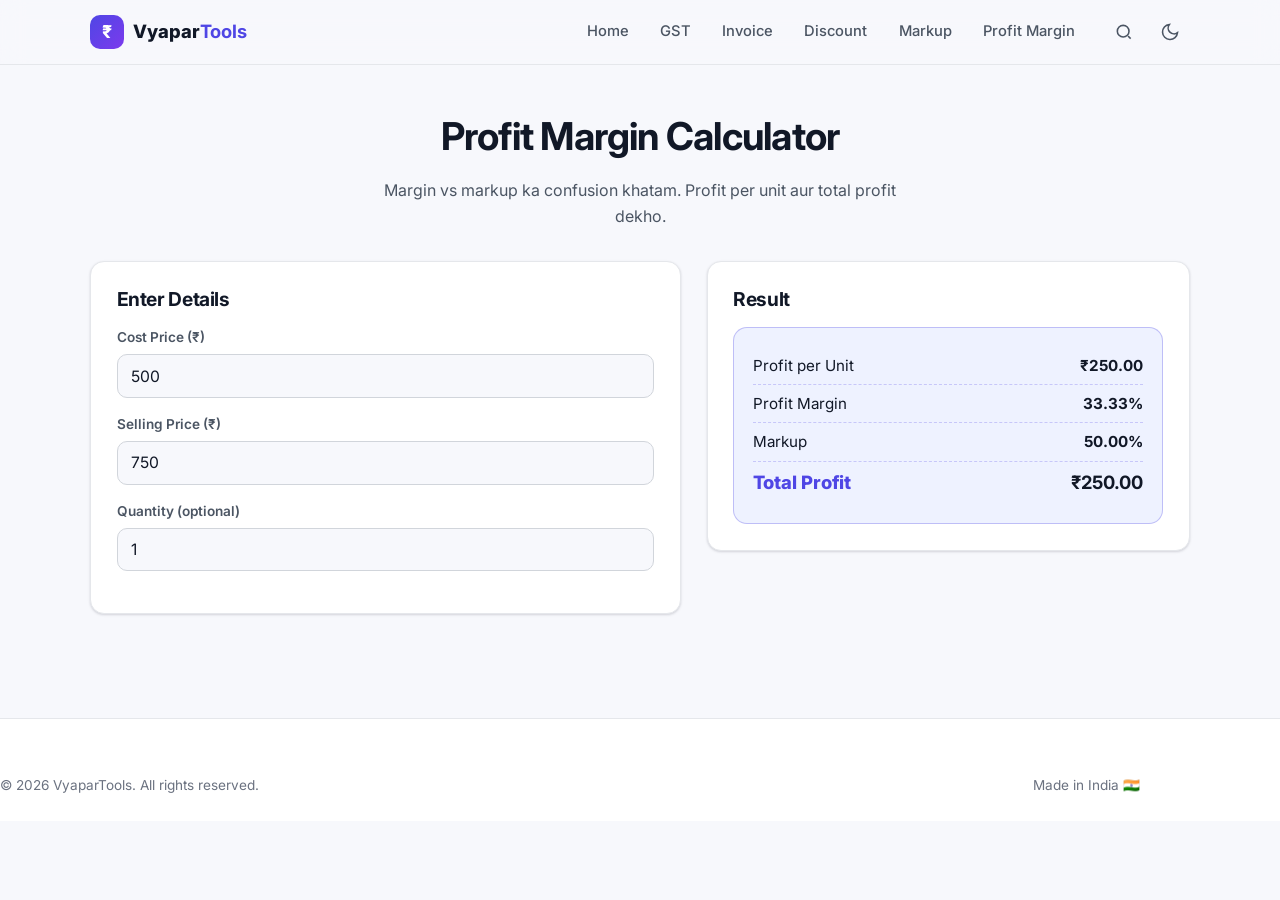
<file: profit-margin-calculator.html>
<!DOCTYPE html>
<html lang="en" data-theme="light">
<head>
<meta charset="UTF-8">
<meta name="viewport" content="width=device-width, initial-scale=1">
<title>Profit Margin Calculator — Margin vs Markup | VyaparTools</title>
<meta name="description" content="Calculate profit margin, markup, and profit instantly. Free online profit margin calculator for Indian business.">
<meta name="robots" content="index, follow">
<link rel="canonical" href="https://vyapartools.example/profit-margin-calculator.html">
<meta name="theme-color" content="#4f46e5">
<link href="https://fonts.googleapis.com/css2?family=Inter:wght@400;500;600;700;800&display=swap" rel="stylesheet">
<link rel="stylesheet" href="styles.css">
<link rel="icon" href="data:image/svg+xml,<svg xmlns='http://www.w3.org/2000/svg' viewBox='0 0 100 100'><rect width='100' height='100' rx='22' fill='%234f46e5'/><text y='72' x='50' text-anchor='middle' font-size='62' font-family='sans-serif' fill='white'>₹</text></svg>">
</head>
<body>
<header class="site-header">
  <div class="container header-inner">
    <a class="brand" href="index.html"><span class="brand-mark">₹</span><span class="brand-text">Vyapar<strong>Tools</strong></span></a>
    <nav class="nav" id="primaryNav">
      <a class="nav-link" href="index.html">Home</a>
      <a class="nav-link" href="gst-calculator.html">GST</a>
      <a class="nav-link" href="gst-invoice-generator.html">Invoice</a>
      <a class="nav-link" href="discount-calculator.html">Discount</a>
      <a class="nav-link" href="markup-calculator.html">Markup</a>
      <a class="nav-link" href="profit-margin-calculator.html">Profit Margin</a>
    </nav>
    <div class="header-actions">
      <button class="icon-btn" type="button" data-search-open aria-label="Search"><svg viewBox="0 0 24 24" width="20" height="20" fill="none" stroke="currentColor" stroke-width="1.9"><circle cx="11" cy="11" r="7"/><path d="m20 20-3.2-3.2"/></svg></button>
      <button class="icon-btn" type="button" data-theme-toggle aria-label="Theme"><svg class="ico ico-moon" viewBox="0 0 24 24" width="20" height="20" fill="none" stroke="currentColor" stroke-width="1.9"><path d="M21 12.8A9 9 0 1 1 11.2 3a7 7 0 0 0 9.8 9.8Z"/></svg><svg class="ico ico-sun" viewBox="0 0 24 24" width="20" height="20" fill="none" stroke="currentColor" stroke-width="1.9"><circle cx="12" cy="12" r="4"/><path d="M12 2v2M12 20v2M4.9 4.9l1.4 1.4M17.7 17.7l1.4 1.4M2 12h2M20 12h2M4.9 19.1l1.4-1.4M17.7 6.3l1.4-1.4"/></svg></button>
      <button class="icon-btn nav-toggle" type="button" data-nav-toggle aria-expanded="false" aria-controls="primaryNav"><span class="hamburger"><span></span><span></span><span></span></span></button>
    </div>
  </div>
</header>

<main>
  <section class="page-head container">
    <h1>Profit Margin Calculator</h1>
    <p>Margin vs markup ka confusion khatam. Profit per unit aur total profit dekho.</p>
  </section>

  <section class="container" style="padding-bottom:64px">
    <div class="calc-wrap">
      <div class="calc-card">
        <h2>Enter Details</h2>
        <div class="field"><label>Cost Price (₹)</label><input id="pCost" type="number" value="500" min="0" step="0.01"></div>
        <div class="field"><label>Selling Price (₹)</label><input id="pSell" type="number" value="750" min="0" step="0.01"></div>
        <div class="field"><label>Quantity (optional)</label><input id="pQty" type="number" value="1" min="1"></div>
      </div>
      <div class="calc-card">
        <h2>Result</h2>
        <div class="result-box">
          <div class="result-row"><span>Profit per Unit</span><strong id="pProfit">₹0.00</strong></div>
          <div class="result-row"><span>Profit Margin</span><strong id="pMargin">0%</strong></div>
          <div class="result-row"><span>Markup</span><strong id="pMarkup">0%</strong></div>
          <div class="result-row result-total"><span>Total Profit</span><strong id="pTotalProfit">₹0.00</strong></div>
        </div>
      </div>
    </div>
  </section>
</main>

<footer class="site-footer">
  <div class="container footer-bottom" style="border:0;margin:0;padding:0">
    <p>© <span id="year">2025</span> VyaparTools. All rights reserved.</p>
    <p>Made in India 🇮🇳</p>
  </div>
</footer>

<script src="app.js"></script>
<script>
(function(){
  const cost = document.getElementById('pCost');
  const sell = document.getElementById('pSell');
  const qty = document.getElementById('pQty');
  const pProfit = document.getElementById('pProfit');
  const pMargin = document.getElementById('pMargin');
  const pMarkup = document.getElementById('pMarkup');
  const pTotalProfit = document.getElementById('pTotalProfit');

  function fmt(n){ return '₹' + n.toFixed(2); }

  function calc(){
    const c = parseFloat(cost.value) || 0;
    const s = parseFloat(sell.value) || 0;
    const q = parseFloat(qty.value) || 1;

    const profit = s - c;
    const margin = s > 0 ? (profit / s) * 100 : 0;
    const markup = c > 0 ? (profit / c) * 100 : 0;
    const total = profit * q;

    pProfit.textContent = fmt(profit);
    pMargin.textContent = margin.toFixed(2) + '%';
    pMarkup.textContent = markup.toFixed(2) + '%';
    pTotalProfit.textContent = fmt(total);
  }

  [cost, sell, qty].forEach(el => el.addEventListener('input', calc));
  calc();
})();
</script>
</body>
</html>
</file>
<file: styles.css>
/* ============================================================
   VyaparTools — Unified Professional Design System
   ============================================================ */

:root{
  --bg:#f7f8fc;
  --bg-alt:#ffffff;
  --surface:#ffffff;
  --surface-2:#f1f3f9;
  --text:#111827;
  --text-soft:#4b5563;
  --text-mute:#6b7280;
  --border:#e5e7eb;
  --border-strong:#d1d5db;
  --primary:#4f46e5;
  --primary-600:#4338ca;
  --primary-soft:#eef2ff;
  --success:#059669;
  --danger:#dc2626;
  --warning:#d97706;
  --radius:14px;
  --radius-sm:10px;
  --radius-lg:20px;
  --shadow:0 1px 2px rgba(16,24,40,.06),0 1px 3px rgba(16,24,40,.1);
  --shadow-lg:0 10px 30px -12px rgba(16,24,40,.25);
  --font:'Inter',system-ui,-apple-system,'Segoe UI',Roboto,sans-serif;
  --header-h:64px;
  --container:1140px;
}

[data-theme="dark"]{
  --bg:#0b1020;
  --bg-alt:#111827;
  --surface:#151b2e;
  --surface-2:#1c2438;
  --text:#f3f4f6;
  --text-soft:#cbd5e1;
  --text-mute:#94a3b8;
  --border:#26304a;
  --border-strong:#334155;
  --primary:#818cf8;
  --primary-600:#6366f1;
  --primary-soft:#1e1b4b;
  --success:#34d399;
  --danger:#f87171;
  --warning:#fbbf24;
  --shadow:0 1px 2px rgba(0,0,0,.4),0 1px 3px rgba(0,0,0,.3);
  --shadow-lg:0 12px 34px -14px rgba(0,0,0,.7);
}

*,*::before,*::after{box-sizing:border-box}
html{scroll-behavior:smooth;-webkit-text-size-adjust:100%}
body{
  margin:0;font-family:var(--font);background:var(--bg);color:var(--text);
  line-height:1.6;font-size:16px;-webkit-font-smoothing:antialiased;
  transition:background .25s,color .25s;
}
img,svg{max-width:100%;display:block}
a{color:var(--primary);text-decoration:none}
a:hover{text-decoration:underline}
h1,h2,h3,h4{line-height:1.2;margin:0 0 .5em;font-weight:700;letter-spacing:-.02em}
p{margin:0 0 1em}
ul{margin:0;padding-left:1.2em}

.container{width:100%;max-width:var(--container);margin:0 auto;padding:0 20px}
.container.narrow{max-width:780px}
.section{padding:72px 0}
.section-alt{background:var(--bg-alt)}
.section-head{max-width:640px;margin:0 auto 40px;text-align:center}
.section-head h2{font-size:clamp(1.5rem,3.5vw,2.1rem)}
.section-head p{color:var(--text-soft);margin:0}

.skip-link{position:absolute;left:-9999px;top:0;background:var(--primary);color:#fff;padding:10px 16px;z-index:999;border-radius:0 0 10px 0}
.skip-link:focus{left:0}

/* ---------- Buttons ---------- */
.btn{
  display:inline-flex;align-items:center;justify-content:center;gap:.5rem;
  padding:.7rem 1.2rem;border-radius:var(--radius-sm);font-weight:600;font-size:.95rem;
  border:1px solid transparent;cursor:pointer;transition:.18s;text-decoration:none;
  white-space:nowrap;
}
.btn:hover{text-decoration:none;transform:translateY(-1px)}
.btn-primary{background:var(--primary);color:#fff}
.btn-primary:hover{background:var(--primary-600)}
.btn-outline{background:transparent;color:var(--text);border-color:var(--border-strong)}
.btn-outline:hover{background:var(--surface-2)}
.btn-ghost{background:transparent;color:var(--text-soft)}
.btn-ghost:hover{background:var(--surface-2)}
.btn-lg{padding:.9rem 1.6rem;font-size:1.02rem}
.btn-block{width:100%}
.btn-danger{background:var(--danger);color:#fff}
.btn-danger:hover{filter:brightness(.92)}

/* ---------- Header ---------- */
.site-header{
  position:sticky;top:0;z-index:100;background:color-mix(in srgb,var(--bg) 88%,transparent);
  backdrop-filter:blur(12px);border-bottom:1px solid var(--border);
}
.header-inner{display:flex;align-items:center;gap:1rem;height:var(--header-h)}
.brand{display:flex;align-items:center;gap:.55rem;font-weight:800;font-size:1.15rem;color:var(--text);text-decoration:none}
.brand:hover{text-decoration:none}
.brand-mark{
  width:34px;height:34px;border-radius:10px;background:linear-gradient(135deg,var(--primary),#7c3aed);
  color:#fff;display:grid;place-items:center;font-size:1.1rem;font-weight:800;
}
.brand-text strong{color:var(--primary)}

.nav{display:flex;gap:.25rem;margin-left:auto}
.nav-link{
  padding:.5rem .85rem;border-radius:8px;color:var(--text-soft);font-weight:500;font-size:.92rem;
  text-decoration:none;transition:.15s;
}
.nav-link:hover{background:var(--surface-2);color:var(--text);text-decoration:none}

.header-actions{display:flex;align-items:center;gap:.35rem}
.icon-btn{
  width:40px;height:40px;display:grid;place-items:center;border-radius:10px;
  border:1px solid transparent;background:transparent;color:var(--text-soft);cursor:pointer;transition:.15s;
}
.icon-btn:hover{background:var(--surface-2);color:var(--text)}
.nav-toggle{display:none}
.hamburger{width:18px;height:14px;position:relative;display:block}
.hamburger span{position:absolute;left:0;right:0;height:2px;background:currentColor;border-radius:2px;transition:.2s}
.hamburger span:nth-child(1){top:0}
.hamburger span:nth-child(2){top:6px}
.hamburger span:nth-child(3){top:12px}
[aria-expanded="true"] .hamburger span:nth-child(1){top:6px;transform:rotate(45deg)}
[aria-expanded="true"] .hamburger span:nth-child(2){opacity:0}
[aria-expanded="true"] .hamburger span:nth-child(3){top:6px;transform:rotate(-45deg)}

.ico-sun{display:none}
[data-theme="dark"] .ico-moon{display:none}
[data-theme="dark"] .ico-sun{display:block}

/* ---------- Hero ---------- */
.hero{padding:80px 0 64px;background:
  radial-gradient(1200px 500px at 50% -10%,color-mix(in srgb,var(--primary) 18%,transparent),transparent 70%),
  var(--bg);
  text-align:center;
}
.hero-inner{max-width:820px;margin:0 auto}
.pill{
  display:inline-flex;align-items:center;gap:.5rem;background:var(--surface);
  border:1px solid var(--border);border-radius:999px;padding:.4rem .9rem;font-size:.82rem;
  font-weight:600;color:var(--text-soft);margin-bottom:1.2rem;box-shadow:var(--shadow);
}
.pill .dot{width:8px;height:8px;border-radius:50%;background:var(--success);box-shadow:0 0 0 4px color-mix(in srgb,var(--success) 25%,transparent)}
.hero h1{font-size:clamp(2rem,5.5vw,3.4rem);letter-spacing:-.035em;margin-bottom:1rem}
.grad{background:linear-gradient(90deg,var(--primary),#8b5cf6,#ec4899);-webkit-background-clip:text;background-clip:text;color:transparent}
.hero-sub{font-size:1.08rem;color:var(--text-soft);max-width:620px;margin:0 auto 1.8rem}

.hero-search{
  display:flex;align-items:center;gap:.6rem;background:var(--surface);border:1px solid var(--border);
  border-radius:var(--radius);padding:.55rem .9rem;max-width:520px;margin:0 auto 1.6rem;
  box-shadow:var(--shadow-lg);
}
.hero-search svg{color:var(--text-mute);flex-shrink:0}
.hero-search input{
  flex:1;border:0;background:transparent;color:var(--text);font-size:1rem;outline:none;padding:.4rem 0;
  font-family:inherit;
}
.hero-search input::placeholder{color:var(--text-mute)}
.kbd-hint{
  font-size:.7rem;background:var(--surface-2);border:1px solid var(--border);border-radius:6px;
  padding:.15rem .4rem;color:var(--text-mute);font-family:inherit;
}

.hero-cta{display:flex;gap:.8rem;justify-content:center;flex-wrap:wrap;margin-bottom:2.4rem}
.hero-stats{display:flex;justify-content:center;gap:2.5rem;flex-wrap:wrap}
.hero-stats div{display:flex;flex-direction:column}
.hero-stats strong{font-size:1.4rem;color:var(--text)}
.hero-stats span{font-size:.82rem;color:var(--text-mute);text-transform:uppercase;letter-spacing:.04em}

/* ---------- Chips ---------- */
.chips{display:flex;gap:.5rem;justify-content:center;flex-wrap:wrap;margin-bottom:32px}
.chip{
  padding:.45rem 1rem;border-radius:999px;border:1px solid var(--border);background:var(--surface);
  color:var(--text-soft);font-size:.86rem;font-weight:600;cursor:pointer;transition:.15s;font-family:inherit;
}
.chip:hover{border-color:var(--primary);color:var(--primary)}
.chip.is-active{background:var(--primary);border-color:var(--primary);color:#fff}

/* ---------- Tool Grid ---------- */
.tool-grid{display:grid;grid-template-columns:repeat(auto-fill,minmax(280px,1fr));gap:1.2rem}
.tool-card{
  display:flex;flex-direction:column;background:var(--surface);border:1px solid var(--border);
  border-radius:var(--radius);padding:1.5rem;text-decoration:none;color:var(--text);
  transition:.2s;box-shadow:var(--shadow);position:relative;
}
.tool-card:hover{transform:translateY(-3px);box-shadow:var(--shadow-lg);border-color:var(--primary);text-decoration:none}
.tool-icon{font-size:1.8rem;margin-bottom:.8rem}
.tool-card h3{font-size:1.1rem;margin-bottom:.4rem}
.tool-card p{font-size:.9rem;color:var(--text-soft);margin:0 0 1rem;flex:1}
.tool-tag{
  align-self:flex-start;font-size:.72rem;font-weight:700;text-transform:uppercase;letter-spacing:.05em;
  background:var(--primary-soft);color:var(--primary);padding:.25rem .6rem;border-radius:6px;
}
.empty-state{text-align:center;color:var(--text-mute);padding:2rem 0}

/* ---------- Features ---------- */
.feature-grid{display:grid;grid-template-columns:repeat(auto-fit,minmax(240px,1fr));gap:1.2rem}
.feature{background:var(--surface);border:1px solid var(--border);border-radius:var(--radius);padding:1.4rem}
.feature-icon{font-size:1.6rem;display:block;margin-bottom:.6rem}
.feature h3{font-size:1.02rem;margin-bottom:.35rem}
.feature p{font-size:.9rem;color:var(--text-soft);margin:0}

/* ---------- FAQ ---------- */
.faq{display:flex;flex-direction:column;gap:.6rem}
.faq-item{background:var(--surface);border:1px solid var(--border);border-radius:var(--radius);overflow:hidden}
.faq-item summary{
  cursor:pointer;padding:1rem 1.2rem;font-weight:600;list-style:none;display:flex;justify-content:space-between;
  align-items:center;gap:1rem;
}
.faq-item summary::-webkit-details-marker{display:none}
.faq-item summary::after{content:"+";font-size:1.3rem;color:var(--text-mute);transition:.2s}
.faq-item[open] summary::after{content:"−"}
.faq-body{padding:0 1.2rem 1.1rem;color:var(--text-soft);font-size:.95rem}
.faq-body p{margin:0}

/* ---------- CTA Band ---------- */
.cta-band{
  background:linear-gradient(120deg,var(--primary),#7c3aed);color:#fff;border-radius:var(--radius-lg);
  padding:2.5rem;display:flex;align-items:center;justify-content:space-between;gap:1.5rem;flex-wrap:wrap;
  box-shadow:var(--shadow-lg);
}
.cta-band h2{color:#fff;margin-bottom:.3rem}
.cta-band p{color:rgba(255,255,255,.85);margin:0}
.cta-band .btn-primary{background:#fff;color:var(--primary)}
.cta-band .btn-primary:hover{background:#f3f4f6}

/* ---------- Footer ---------- */
.site-footer{background:var(--bg-alt);border-top:1px solid var(--border);padding:56px 0 24px;margin-top:40px}
.footer-grid{display:grid;grid-template-columns:2fr 1fr 1fr 1fr;gap:2rem}
.footer-brand p{font-size:.9rem;color:var(--text-soft);margin-top:.8rem;max-width:300px}
.footer-col h4{font-size:.85rem;text-transform:uppercase;letter-spacing:.06em;color:var(--text-mute);margin-bottom:.8rem}
.footer-col ul{list-style:none;padding:0;display:flex;flex-direction:column;gap:.45rem}
.footer-col a{color:var(--text-soft);font-size:.92rem}
.footer-col a:hover{color:var(--primary)}
.footer-bottom{
  display:flex;justify-content:space-between;gap:1rem;flex-wrap:wrap;
  border-top:1px solid var(--border);margin-top:2.5rem;padding-top:1.4rem;
  font-size:.85rem;color:var(--text-mute);
}
.footer-bottom p{margin:0}

/* ---------- Calculator Pages ---------- */
.calc-wrap{display:grid;grid-template-columns:1.1fr .9fr;gap:1.6rem;align-items:start}
.calc-card{background:var(--surface);border:1px solid var(--border);border-radius:var(--radius);padding:1.6rem;box-shadow:var(--shadow)}
.calc-card h2{font-size:1.2rem;margin-bottom:1rem}
.field{margin-bottom:1rem}
.field label{display:block;font-size:.85rem;font-weight:600;color:var(--text-soft);margin-bottom:.35rem}
.field input,.field select,.field textarea{
  width:100%;padding:.7rem .85rem;border:1px solid var(--border-strong);border-radius:var(--radius-sm);
  background:var(--bg);color:var(--text);font-size:.98rem;font-family:inherit;outline:none;transition:.15s;
}
.field input:focus,.field select:focus,.field textarea:focus{border-color:var(--primary);box-shadow:0 0 0 3px color-mix(in srgb,var(--primary) 20%,transparent)}
.field-row{display:grid;grid-template-columns:1fr 1fr;gap:.8rem}

.result-box{
  background:var(--primary-soft);border:1px solid color-mix(in srgb,var(--primary) 30%,transparent);
  border-radius:var(--radius);padding:1.2rem;margin-top:1rem;
}
.result-row{display:flex;justify-content:space-between;gap:1rem;padding:.4rem 0;font-size:.95rem}
.result-row + .result-row{border-top:1px dashed color-mix(in srgb,var(--primary) 25%,transparent)}
.result-row strong{color:var(--text)}
.result-total{font-size:1.15rem;font-weight:800;color:var(--primary)}
.badge{display:inline-block;font-size:.75rem;font-weight:700;padding:.2rem .55rem;border-radius:6px;background:var(--surface-2);color:var(--text-soft)}
.badge-success{background:color-mix(in srgb,var(--success) 15%,transparent);color:var(--success)}
.badge-danger{background:color-mix(in srgb,var(--danger) 15%,transparent);color:var(--danger)}

.page-head{padding:48px 0 32px;text-align:center}
.page-head h1{font-size:clamp(1.7rem,4vw,2.4rem)}
.page-head p{color:var(--text-soft);max-width:560px;margin:0 auto}

/* ---------- Invoice Generator ---------- */
.invoice-preview{
  background:#fff;color:#111;border-radius:var(--radius);padding:2rem;border:1px solid var(--border);
  font-size:.88rem;
}
[data-theme="dark"] .invoice-preview{background:#f8fafc;color:#111}
.inv-head{display:flex;justify-content:space-between;gap:1rem;border-bottom:2px solid #e5e7eb;padding-bottom:1rem;margin-bottom:1rem}
.inv-head h2{margin:0;color:#4f46e5;font-size:1.4rem}
.inv-meta{text-align:right;font-size:.82rem;color:#4b5563}
.inv-table{width:100%;border-collapse:collapse;margin:1rem 0}
.inv-table th{background:#f1f3f9;text-align:left;padding:.5rem .6rem;font-size:.78rem;text-transform:uppercase;letter-spacing:.04em;color:#4b5563}
.inv-table td{padding:.55rem .6rem;border-bottom:1px solid #e5e7eb}
.inv-table td:last-child,.inv-table th:last-child{text-align:right}
.inv-totals{margin-left:auto;width:260px}
.inv-totals .result-row{border-top:1px solid #e5e7eb;padding:.35rem 0}
.inv-totals .result-total{border-top:2px solid #111;margin-top:.3rem;padding-top:.5rem}

@media print{
  .site-header,.site-footer,.no-print,.hero,.section-head,.chips,.calc-card{display:none !important}
  .invoice-preview{box-shadow:none;border:0;padding:0}
  body{background:#fff}
}

/* ---------- Responsive ---------- */
@media (max-width:960px){
  .calc-wrap{grid-template-columns:1fr}
  .footer-grid{grid-template-columns:1fr 1fr}
}
@media (max-width:760px){
  .nav{
    position:fixed;inset:var(--header-h) 0 auto 0;background:var(--bg);border-bottom:1px solid var(--border);
    flex-direction:column;padding:1rem;gap:.3rem;transform:translateY(-120%);transition:.25s;z-index:99;
    box-shadow:var(--shadow-lg);
  }
  .nav.is-open{transform:translateY(0)}
  .nav-link{padding:.8rem 1rem}
  .nav-toggle{display:grid}
  .header-actions{margin-left:auto}
  .hero{padding:56px 0 48px}
  .hero-stats{gap:1.5rem}
  .cta-band{padding:1.8rem;text-align:center;justify-content:center}
  .footer-grid{grid-template-columns:1fr}
}
@media (max-width:520px){
  .field-row{grid-template-columns:1fr}
  .section{padding:52px 0}
  .hero-search{flex-wrap:wrap}
  .kbd-hint{display:none}
}
</file>
